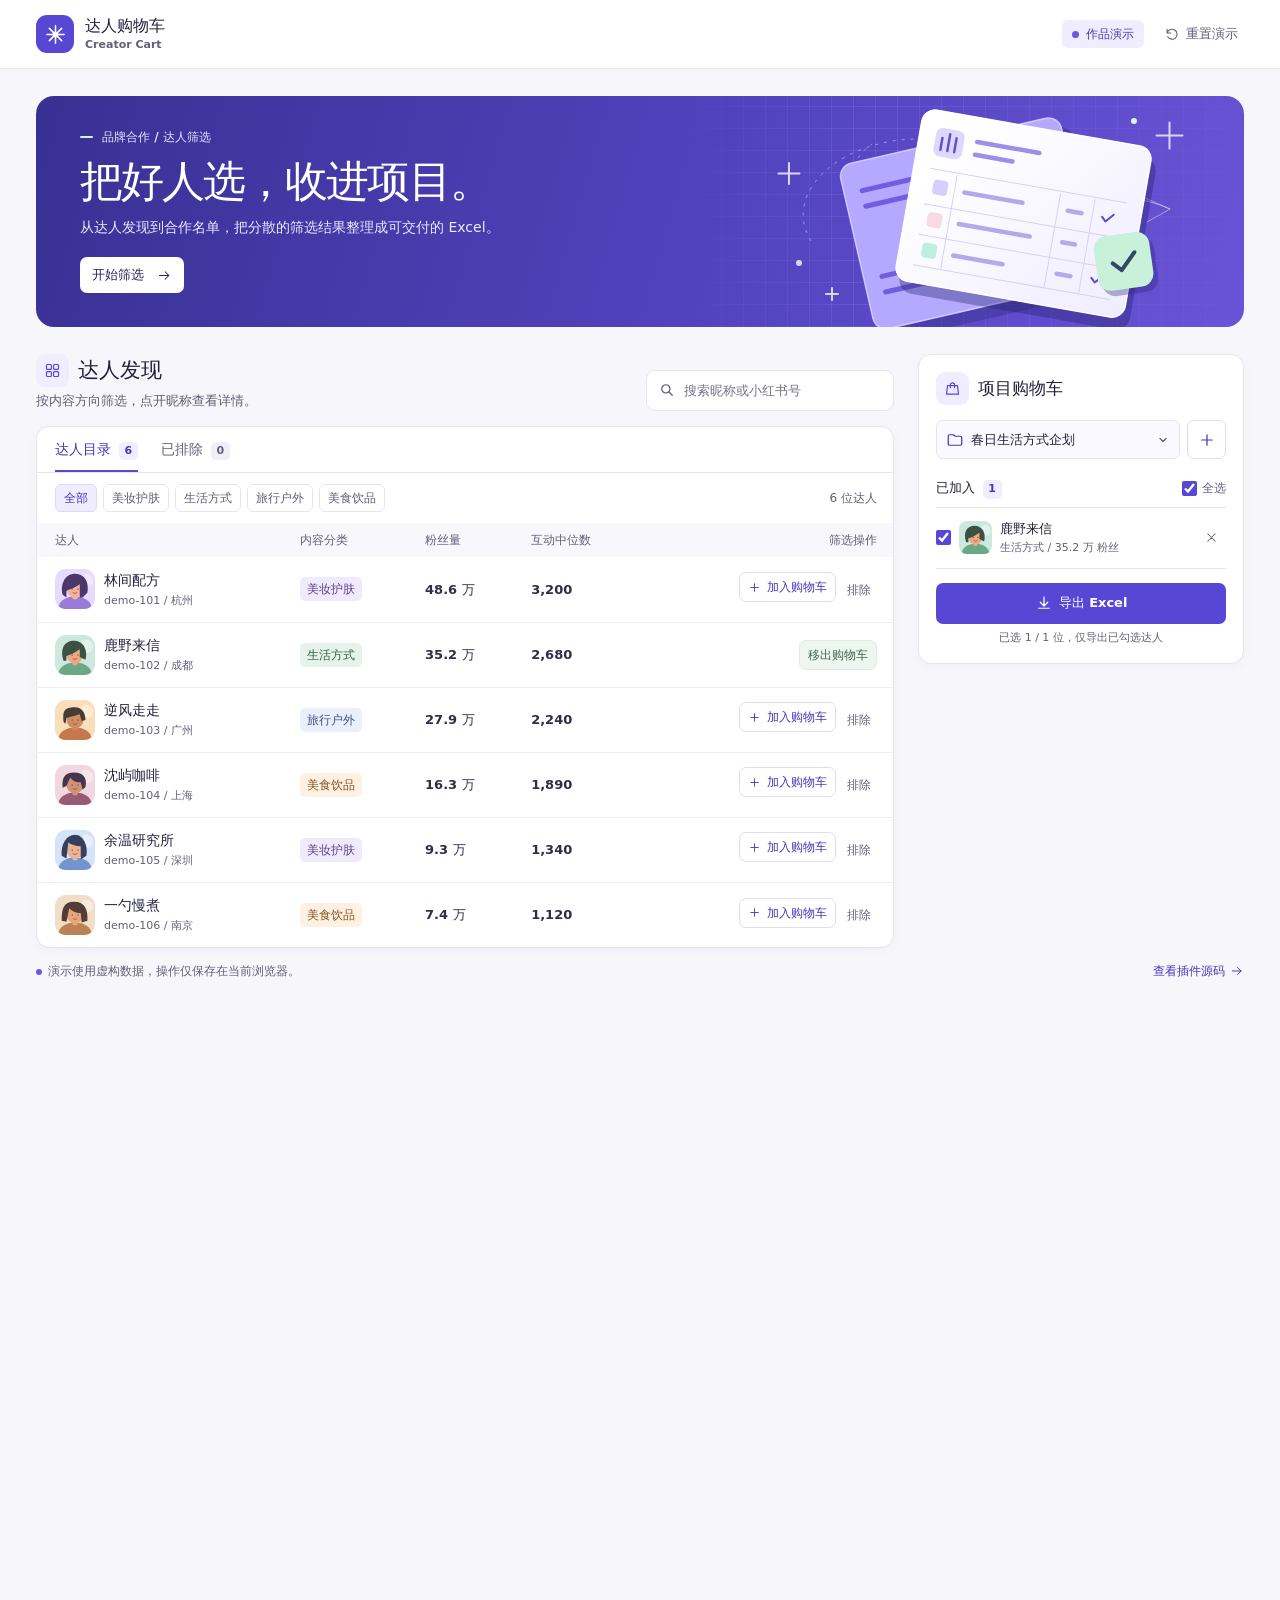
<file: index.html>
<!doctype html>
<html lang="zh-CN">
<head>
  <meta charset="utf-8">
  <meta name="viewport" content="width=device-width, initial-scale=1">
  <meta http-equiv="refresh" content="0; url=./prototype/">
  <title>达人购物车 · 交互作品</title>
</head>
<body>
  <p><a href="./prototype/index.html">打开达人购物车演示</a></p>
</body>
</html>
</file>
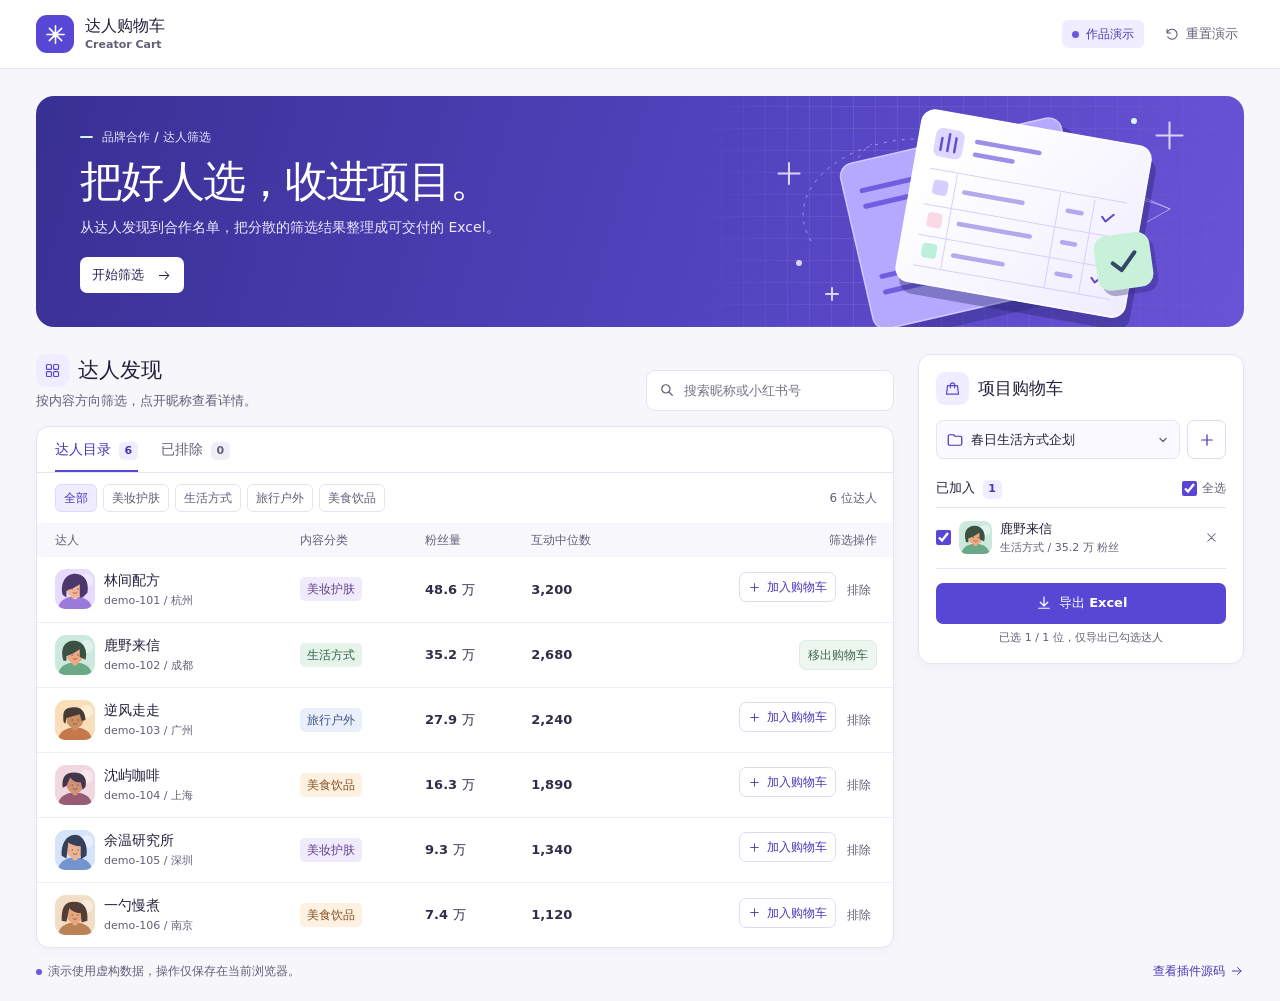
<file: prototype/index.html>
<!doctype html>
<html lang="zh-CN">
<head>
  <meta charset="utf-8">
  <meta name="viewport" content="width=device-width, initial-scale=1">
  <meta name="description" content="体验从筛选创作者、整理合作名单到导出 Excel 的工作流。">
  <meta name="theme-color" content="#f6f6fb">
  <title>达人购物车 · 交互作品</title>
  <link rel="icon" href="data:image/svg+xml,%3Csvg xmlns='http://www.w3.org/2000/svg' viewBox='0 0 32 32'%3E%3Crect width='32' height='32' rx='8' fill='%235847d4'/%3E%3Cpath stroke='white' stroke-width='2' stroke-linecap='round' d='M16 8v16m-8-8h16m-14-6 12 12m0-12L10 22'/%3E%3C/svg%3E">
  <link rel="stylesheet" href="workbench.css">
  <script defer src="local-adapter.js"></script>
  <script defer src="../src/shared/storage.js"></script>
  <script defer src="../src/shared/xlsx.js"></script>
  <script defer src="demo-data.js"></script>
  <script defer src="workbench.js"></script>
</head>
<body>
  <svg class="sprite" aria-hidden="true" xmlns="http://www.w3.org/2000/svg">
    <symbol id="i-mark" viewBox="0 0 24 24"><path d="M12 3v18M3 12h18M5.6 5.6l12.8 12.8m0-12.8L5.6 18.4"/><circle cx="12" cy="12" r="3" fill="currentColor" stroke="none"/></symbol>
    <symbol id="i-grid" viewBox="0 0 24 24"><rect x="3.5" y="3.5" width="7" height="7" rx="1.4"/><rect x="13.5" y="3.5" width="7" height="7" rx="1.4"/><rect x="3.5" y="13.5" width="7" height="7" rx="1.4"/><rect x="13.5" y="13.5" width="7" height="7" rx="1.4"/></symbol>
    <symbol id="i-folder" viewBox="0 0 24 24"><path d="M3 7a2 2 0 0 1 2-2h5l2 2h7a2 2 0 0 1 2 2v8a2 2 0 0 1-2 2H5a2 2 0 0 1-2-2z"/></symbol>
    <symbol id="i-bag" viewBox="0 0 24 24"><path d="M5 8h14l1.5 12h-17L5 8Zm4 3V7a3 3 0 0 1 6 0v4"/></symbol>
    <symbol id="i-plus" viewBox="0 0 24 24"><path d="M12 5v14M5 12h14"/></symbol>
    <symbol id="i-search" viewBox="0 0 24 24"><circle cx="10.5" cy="10.5" r="5.5"/><path d="m15 15 4 4"/></symbol>
    <symbol id="i-arrow-down" viewBox="0 0 24 24"><path d="M12 4v12m-5-5 5 5 5-5m-12 8h14"/></symbol>
    <symbol id="i-arrow-right" viewBox="0 0 24 24"><path d="M4 12h15m-6-6 6 6-6 6"/></symbol>
    <symbol id="i-chevron" viewBox="0 0 24 24"><path d="m8 10 4 4 4-4"/></symbol>
    <symbol id="i-reset" viewBox="0 0 24 24"><path d="M5 10a7.5 7.5 0 1 1 .6 6m-1-11v5.5h5.5"/></symbol>
    <symbol id="i-x" viewBox="0 0 24 24"><path d="m6 6 12 12M18 6 6 18"/></symbol>
    <symbol id="i-check" viewBox="0 0 24 24"><path d="m5 12 4 4L19 6"/></symbol>
    <symbol id="i-eye-off" viewBox="0 0 24 24"><path d="m3 3 18 18M10.7 6.1a9.5 9.5 0 0 1 1.3-.1c6 0 9 6 9 6a15 15 0 0 1-3.1 3.6m-3.3 2A10 10 0 0 1 12 18c-6 0-9-6-9-6a16 16 0 0 1 3-3.5M10 10a2.8 2.8 0 0 0 4 4"/></symbol>
  </svg>
  <header class="masthead">
    <div class="shell masthead-inner">
      <div class="brand"><span class="brand-mark"><svg aria-hidden="true"><use href="#i-mark"/></svg></span><span>达人购物车<small>Creator Cart</small></span></div>
      <div class="mast-tools">
        <span class="demo-tag"><span></span>作品演示</span>
        <button type="button" class="quiet reset" id="open-reset"><svg aria-hidden="true"><use href="#i-reset"/></svg>重置演示</button>
      </div>
    </div>
  </header>

  <main class="shell">
    <section class="intro" aria-labelledby="intro-title">
      <div class="intro-content">
        <p class="intro-kicker"><span></span>品牌合作 / 达人筛选</p>
        <h1 id="intro-title">把好人选，收进项目。</h1>
        <p class="intro-copy">从达人发现到合作名单，把分散的筛选结果整理成可交付的 Excel。</p>
        <a class="intro-action" href="#discovery">开始筛选<svg aria-hidden="true"><use href="#i-arrow-right"/></svg></a>
      </div>
      <img class="intro-art" src="shortlist.svg" alt="" width="550" height="256">
    </section>

    <div class="workspace">
      <section class="discovery" id="discovery" aria-labelledby="discovery-title">
        <header class="section-heading">
          <div><h2 id="discovery-title"><span class="section-icon"><svg aria-hidden="true"><use href="#i-grid"/></svg></span>达人发现</h2><p>按内容方向筛选，点开昵称查看详情。</p></div>
          <label class="search"><svg aria-hidden="true"><use href="#i-search"/></svg><input type="search" aria-label="搜索昵称或小红书号" placeholder="搜索昵称或小红书号"></label>
        </header>
        <div class="directory">
          <div class="directory-views" aria-label="达人状态">
            <button type="button" id="view-all" aria-pressed="true">达人目录 <span id="total-count">0</span></button>
            <button type="button" id="view-excluded" aria-pressed="false">已排除 <span id="excluded-count">0</span></button>
          </div>
          <div class="filter-bar">
            <div class="categories" id="categories" aria-label="内容分类"></div>
            <span class="result-count" id="result-count" aria-live="polite"></span>
          </div>
          <table id="directory-table" aria-label="达人目录">
            <thead><tr><th scope="col">达人</th><th scope="col">内容分类</th><th scope="col">粉丝量</th><th scope="col">互动中位数</th><th scope="col">筛选操作</th></tr></thead>
            <tbody id="creators"></tbody>
          </table>
          <div class="empty" id="no-results" hidden></div>
        </div>
      </section>

      <aside class="project" aria-labelledby="project-title">
        <h2 id="project-title"><span class="section-icon"><svg aria-hidden="true"><use href="#i-bag"/></svg></span>项目购物车</h2>
        <div class="project-switch">
          <span class="select-wrap"><svg aria-hidden="true"><use href="#i-folder"/></svg><select aria-label="当前项目" id="project-select" disabled></select><svg class="select-chevron" aria-hidden="true"><use href="#i-chevron"/></svg></span>
          <button type="button" class="icon-button new-project" id="open-create" aria-label="新建项目" title="新建项目" disabled><svg aria-hidden="true"><use href="#i-plus"/></svg></button>
        </div>
        <div class="cart-heading"><h3>已加入 <span id="cart-count">0</span></h3><label id="select-all-label" class="check-label" hidden><input type="checkbox" id="select-all"> 全选</label></div>
        <ul id="cart-list" class="cart-list"></ul>
        <p id="empty-cart" class="cart-empty" hidden><strong>购物车还是空的</strong><span>从目录加入你想进一步了解的达人。</span></p>
        <div class="export">
          <button type="button" class="primary export-button" id="export" disabled><svg aria-hidden="true"><use href="#i-arrow-down"/></svg>导出 Excel</button>
          <p id="selection-summary">仅导出当前项目中勾选的达人</p>
        </div>
      </aside>
    </div>
  </main>

  <footer class="shell footnote"><span><span class="sample-dot"></span>演示使用虚构数据，操作仅保存在当前浏览器。</span><a href="https://github.com/Contt99/pgy-creator-cart">查看插件源码<svg aria-hidden="true"><use href="#i-arrow-right"/></svg></a></footer>
  <p class="notice" role="status" id="notice"></p>
  <noscript><p class="shell">请开启 JavaScript 后重新打开演示。</p></noscript>

  <dialog id="detail" aria-labelledby="detail-title"><div class="dialog-inner"><button class="icon-button close" type="button" data-dismiss aria-label="关闭详情"><svg aria-hidden="true"><use href="#i-x"/></svg></button><div id="detail-content"></div></div></dialog>
  <dialog id="create" aria-labelledby="create-title">
    <form class="dialog-inner" id="create-form">
      <button class="icon-button close" type="button" data-dismiss aria-label="关闭新建项目"><svg aria-hidden="true"><use href="#i-x"/></svg></button>
      <h2 id="create-title">新建项目</h2><p>把不同合作需求的达人名单分开管理。</p>
      <label class="field-label" for="project-name">项目名称</label><input class="text-field" id="project-name" maxlength="30" required autofocus placeholder="例如：夏日轻户外合作">
      <p class="form-error" id="create-error" role="alert"></p>
      <div class="dialog-actions"><button type="button" class="secondary" data-dismiss>取消</button><button type="submit" class="primary">创建项目</button></div>
    </form>
  </dialog>
  <dialog id="reset" aria-labelledby="reset-title">
    <div class="dialog-inner">
      <h2 id="reset-title">重置演示</h2><p>恢复示例项目和初始购物车，并删除本次演示中新增的项目和筛选记录。</p>
      <div class="dialog-actions"><button type="button" class="secondary" data-dismiss autofocus>取消</button><button type="button" class="primary" id="confirm-reset">确认重置</button></div>
    </div>
  </dialog>
</body>
</html>
</file>
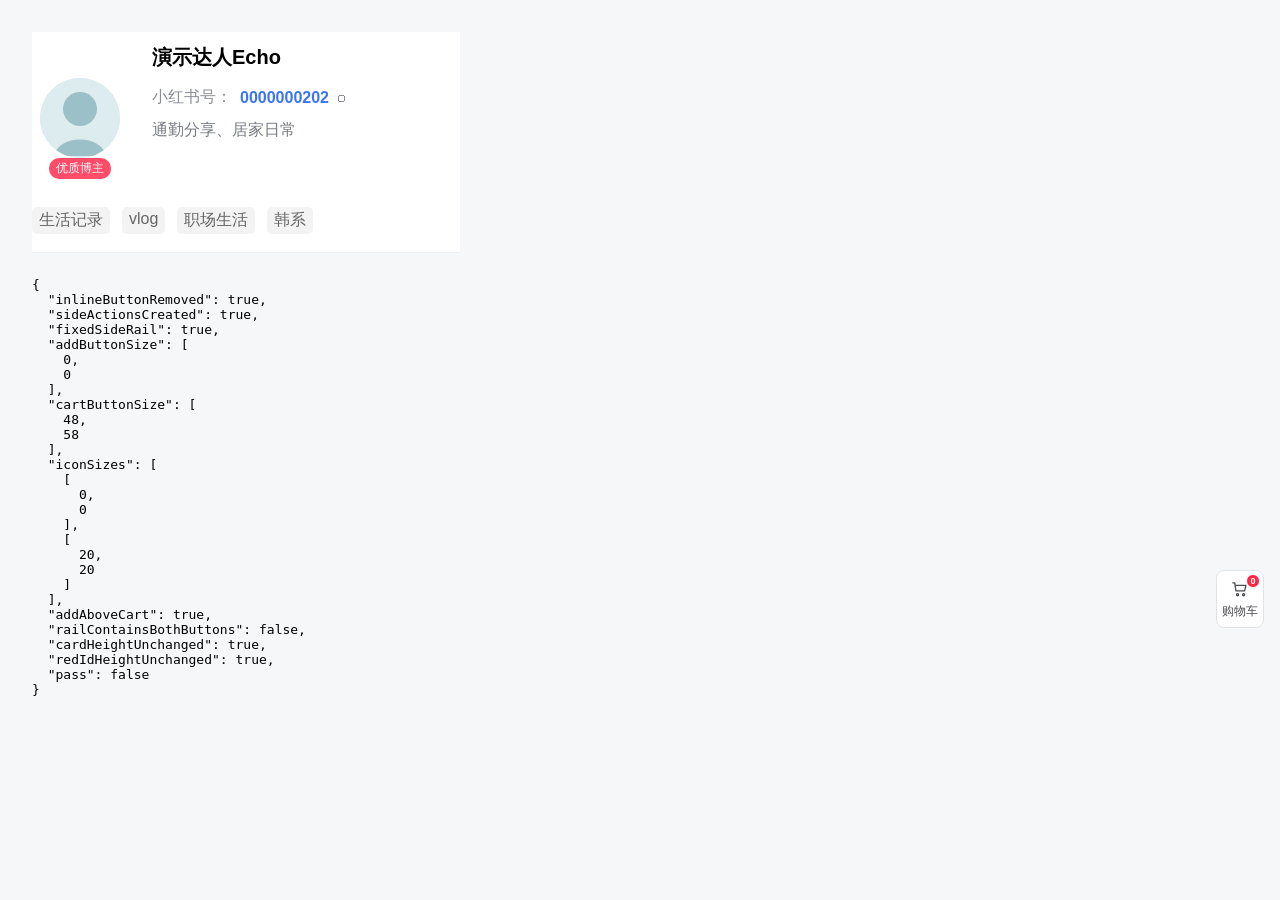
<file: tests/avatar-layout-fixture.html>
<!doctype html>
<html lang="zh-CN">
<head>
  <meta charset="utf-8">
  <title>侧边购物车按钮布局测试</title>
  <link rel="stylesheet" href="../src/content/content.css">
  <style>
    body { margin: 0; padding: 32px; background: #f6f7f9; font-family: "Microsoft YaHei", sans-serif; }
    .creator-card { width: 428px; padding: 12px 0 18px; background: #fff; border-bottom: 1px solid #eee; }
    .creator-main { display: grid; grid-template-columns: 96px minmax(0, 1fr); column-gap: 24px; }
    .avatar-area { padding-top: 34px; text-align: center; }
    .avatar-area img { display: block; width: 80px; height: 80px; margin: 0 auto; border-radius: 50%; background: #dcecef; }
    .quality-badge { display: inline-block; margin-top: -2px; padding: 2px 7px; border-radius: 10px; background: #ff4d69; color: #fff; font-size: 12px; }
    .creator-name { font-size: 20px; font-weight: 600; white-space: nowrap; }
    .blogger-redid { display: flex; align-items: center; gap: 8px; margin-top: 16px; color: #8a8d93; font-size: 16px; white-space: nowrap; }
    .blogger-redid a { color: #3975f6; font-weight: 600; text-decoration: none; }
    .creator-description { margin-top: 12px; color: #777b82; font-size: 16px; white-space: nowrap; }
    .tags { display: flex; gap: 12px; margin-top: 28px; }
    .tags span { padding: 3px 7px; border-radius: 5px; background: #f3f3f4; color: #666; }
    #layout-report { margin-top: 24px; white-space: pre-wrap; }
  </style>
</head>
<body>
  <article class="creator-card">
    <div class="creator-main">
      <div class="avatar-area">
        <img class="creator-avatar" alt="测试达人头像" src="data:image/svg+xml,%3Csvg xmlns='http://www.w3.org/2000/svg' width='80' height='80'%3E%3Crect width='80' height='80' fill='%23dcecef'/%3E%3Ccircle cx='40' cy='31' r='17' fill='%239bc0c8'/%3E%3Cpath d='M14 78c4-22 48-22 52 0' fill='%239bc0c8'/%3E%3C/svg%3E">
        <span class="quality-badge">优质博主</span>
      </div>
      <div>
        <div class="creator-name">演示达人Echo</div>
        <div class="base-info-item blogger-redid"><span>小红书号：</span><a href="https://pgy.xiaohongshu.com/creator/0000000202">0000000202</a><span>▢</span></div>
        <div class="creator-description">通勤分享、居家日常</div>
      </div>
    </div>
    <div class="tags"><span>生活记录</span><span>vlog</span><span>职场生活</span><span>韩系</span></div>
  </article>
  <pre id="layout-report">waiting</pre>
  <script>
    const cardBefore = document.querySelector('.creator-card').getBoundingClientRect();
    const redIdBefore = document.querySelector('.blogger-redid').getBoundingClientRect();
    window.pgyLayoutBaseline = { cardHeight: cardBefore.height, redIdHeight: redIdBefore.height };
  </script>
  <script src="browser-fixture-chrome.js"></script>
  <script src="../src/shared/storage.js"></script>
  <script src="../src/shared/xlsx.js"></script>
  <script src="../src/content/content.js"></script>
  <script>
    setTimeout(() => {
      const card = document.querySelector('.creator-card').getBoundingClientRect();
      const redId = document.querySelector('.blogger-redid').getBoundingClientRect();
      const inlineButton = document.querySelector('.pgy-cart-inline-button');
      const actions = document.querySelector('#pgy-cart-floating-actions');
      const addButton = document.querySelector('#pgy-cart-add-button');
      const cartButton = document.querySelector('#pgy-cart-floating-button');
      const addIcon = addButton && addButton.querySelector('.pgy-cart-side-icon');
      const cartIcon = cartButton && cartButton.querySelector('.pgy-cart-side-icon');
      const actionsRect = actions && actions.getBoundingClientRect();
      const addRect = addButton && addButton.getBoundingClientRect();
      const cartRect = cartButton && cartButton.getBoundingClientRect();
      const addIconRect = addIcon && addIcon.getBoundingClientRect();
      const cartIconRect = cartIcon && cartIcon.getBoundingClientRect();
      const report = {
        inlineButtonRemoved: !inlineButton,
        sideActionsCreated: Boolean(actions && addButton && cartButton),
        fixedSideRail: Boolean(actions && getComputedStyle(actions).position === 'fixed'),
        addButtonSize: addRect ? [addRect.width, addRect.height] : [],
        cartButtonSize: cartRect ? [cartRect.width, cartRect.height] : [],
        iconSizes: addIconRect && cartIconRect
          ? [[addIconRect.width, addIconRect.height], [cartIconRect.width, cartIconRect.height]]
          : [],
        addAboveCart: Boolean(addRect && cartRect && addRect.bottom < cartRect.top),
        railContainsBothButtons: Boolean(actionsRect && addRect && cartRect
          && addRect.top >= actionsRect.top
          && cartRect.bottom <= actionsRect.bottom),
        cardHeightUnchanged: Math.abs(card.height - window.pgyLayoutBaseline.cardHeight) < 0.5,
        redIdHeightUnchanged: Math.abs(redId.height - window.pgyLayoutBaseline.redIdHeight) < 0.5
      };
      const booleanChecksPass = Object.entries(report).every(([key, value]) => (
        key === 'addButtonSize' || key === 'cartButtonSize' || key === 'iconSizes' || value === true
      ));
      report.pass = booleanChecksPass
        && report.addButtonSize[0] === 48
        && report.addButtonSize[1] === 58
        && report.cartButtonSize[0] === 48
        && report.cartButtonSize[1] === 58
        && report.iconSizes.every(([width, height]) => width === 20 && height === 20);
      const output = document.getElementById('layout-report');
      output.dataset.pass = String(report.pass);
      output.textContent = JSON.stringify(report, null, 2);
    }, 500);
  </script>
</body>
</html>
</file>
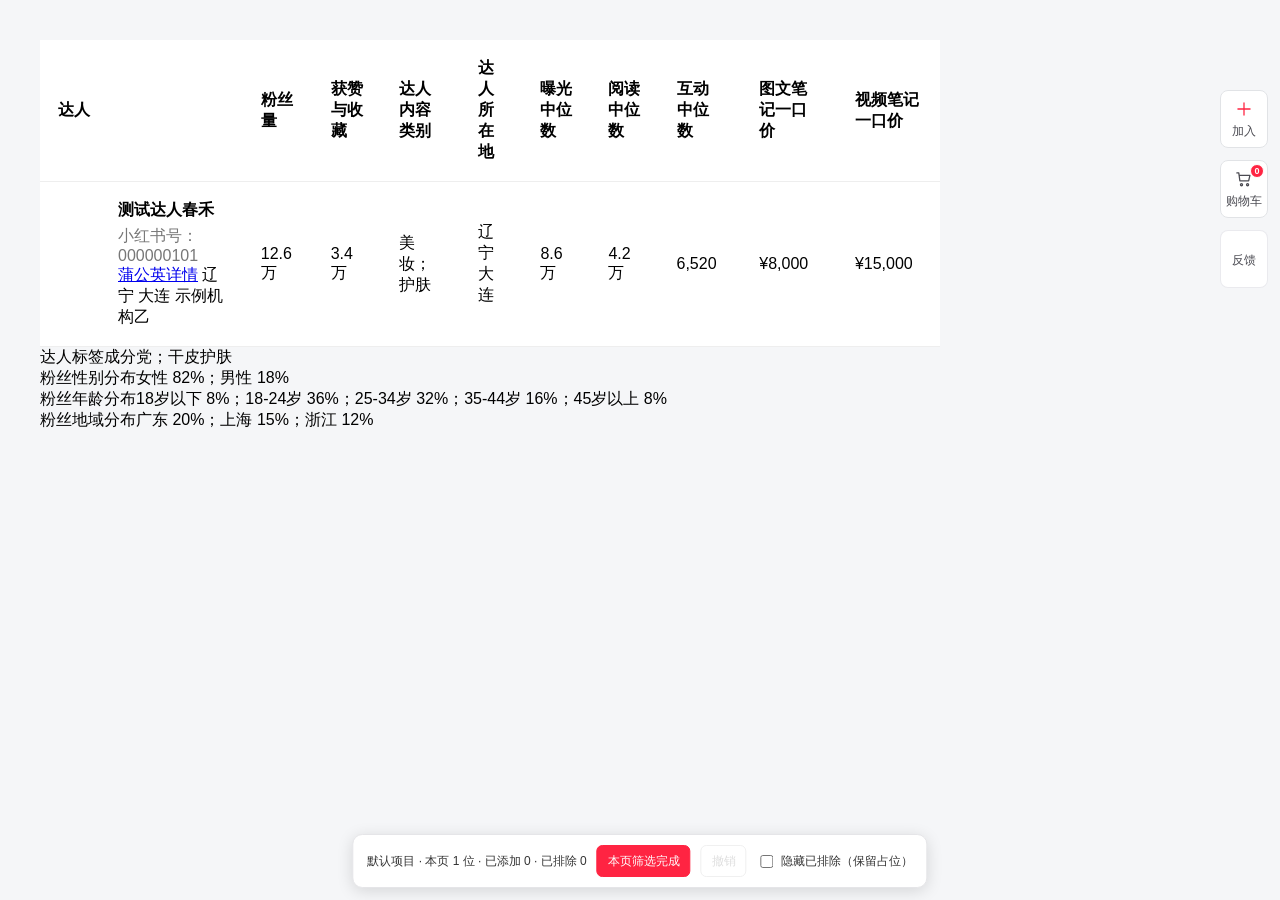
<file: tests/browser-fixture.html>
<!doctype html>
<html lang="zh-CN">
<head>
  <meta charset="utf-8">
  <title>蒲公英达人购物车测试页</title>
  <link rel="stylesheet" href="../src/content/content.css">
  <style>
    body { margin: 0; padding: 40px; background: #f5f6f8; font-family: "Microsoft YaHei", sans-serif; }
    table { width: 900px; border-collapse: collapse; background: #fff; }
    th, td { padding: 18px; border-bottom: 1px solid #eee; text-align: left; }
    .blogger-base { display: flex; align-items: center; gap: 12px; }
    .blogger-base img { width: 48px; height: 48px; border-radius: 50%; }
    .blogger-name { font-weight: 600; }
    .base-info-item { margin-top: 5px; color: #777; }
    .native-feedback-button { position: fixed; top: 230px; right: 12px; width: 48px; height: 58px; padding: 8px 6px 6px; border: 1px solid rgba(55, 55, 88, 0.1); border-radius: 8px; background: #fff; color: rgba(1, 1, 11, 0.71); font-size: 12px; line-height: 20px; }
  </style>
</head>
<body>
  <button type="button" class="native-feedback-button">反馈</button>
  <table>
    <thead><tr><th>达人</th><th>粉丝量</th><th>获赞与收藏</th><th>达人内容类别</th><th>达人所在地</th><th>曝光中位数</th><th>阅读中位数</th><th>互动中位数</th><th>图文笔记一口价</th><th>视频笔记一口价</th></tr></thead>
    <tbody>
      <tr class="creator-result-row">
        <td>
          <div class="blogger-base">
            <img alt="测试达人春禾头像" src="data:image/svg+xml,%3Csvg xmlns='http://www.w3.org/2000/svg'/%3E">
            <div>
              <div class="blogger-name">测试达人春禾</div>
              <div class="base-info-item blogger-redid">小红书号：<a>000000101</a></div>
              <a href="https://pgy.xiaohongshu.com/solar/pre-trade/blogger-detail/000000000000000000000101">蒲公英详情</a>
              <span class="creator-location-line">辽宁 大连 <span class="blogger-company__text">示例机构乙</span></span>
            </div>
          </div>
        </td>
        <td>12.6万</td>
        <td>3.4万</td>
        <td>美妆；护肤</td>
        <td>辽宁 大连</td>
        <td>8.6万</td>
        <td>4.2万</td>
        <td>6,520</td>
        <td>¥8,000</td>
        <td>¥15,000</td>
      </tr>
    </tbody>
  </table>
  <section class="creator-detail-metrics">
    <div><span>达人标签</span><span>成分党；干皮护肤</span></div>
    <div><span>粉丝性别分布</span><span>女性 82%；男性 18%</span></div>
    <div><span>粉丝年龄分布</span><span>18岁以下 8%；18-24岁 36%；25-34岁 32%；35-44岁 16%；45岁以上 8%</span></div>
    <div><span>粉丝地域分布</span><span>广东 20%；上海 15%；浙江 12%</span></div>
  </section>
  <script src="browser-fixture-chrome.js"></script>
  <script src="../src/content/page-link-extractor.js"></script>
  <script src="../src/shared/storage.js"></script>
  <script src="../src/shared/xlsx.js"></script>
  <link rel="stylesheet" href="../src/shared/review-ui.css">
  <script src="../src/shared/review-ui.js"></script>
  <script src="../src/content/content.js"></script>
  <script src="browser-fixture-report.js"></script>
</body>
</html>
</file>
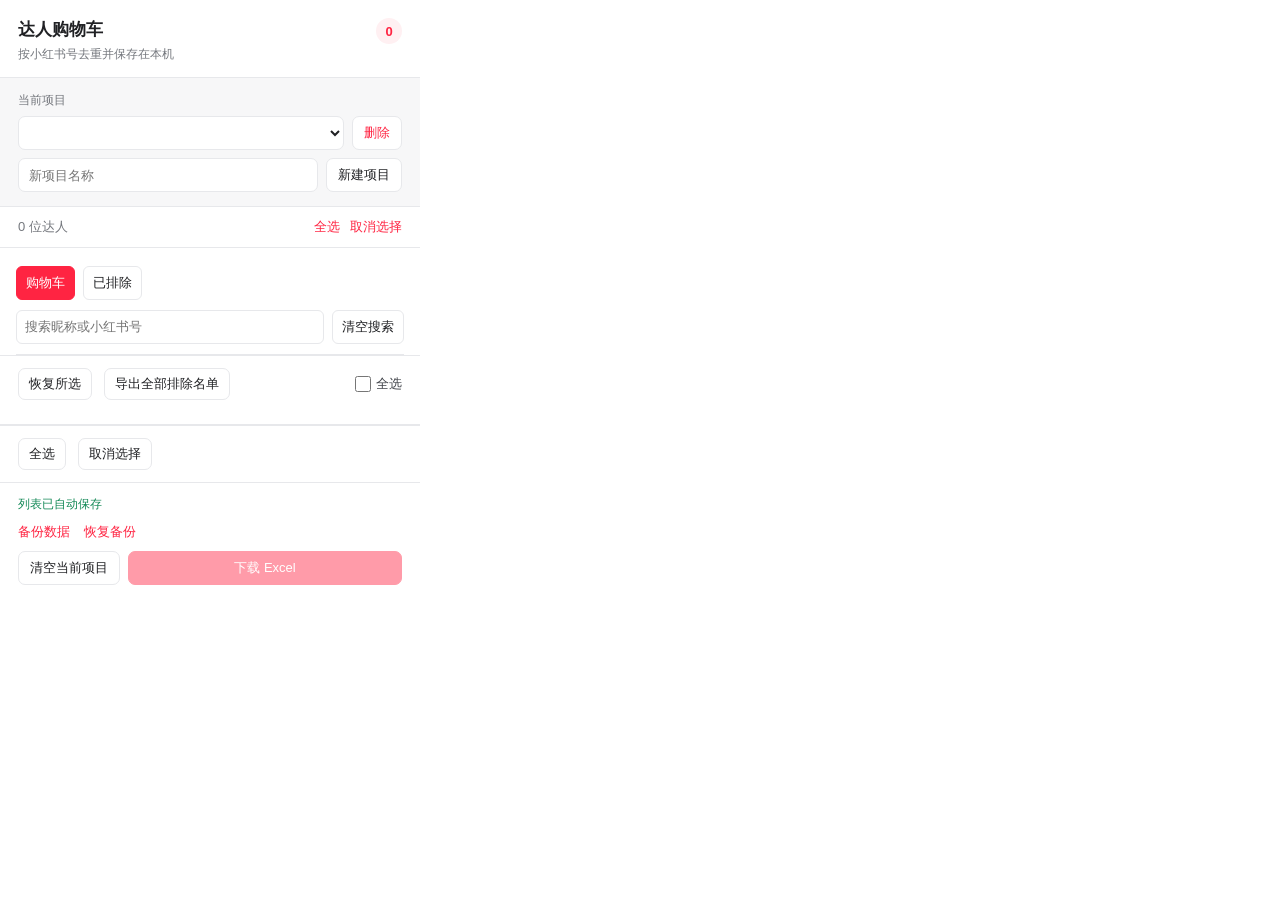
<file: src/popup/popup.html>
<!doctype html>
<html lang="zh-CN">
<head>
  <meta charset="utf-8">
  <meta name="viewport" content="width=device-width, initial-scale=1">
  <title>达人购物车</title>
  <link rel="stylesheet" href="popup.css">
<link rel="stylesheet" href="../shared/review-ui.css">
</head>
<body>
  <main class="popup-shell">
    <header class="popup-header">
      <div>
        <h1>达人购物车</h1>
        <p>按小红书号去重并保存在本机</p>
      </div>
      <span class="total-count" data-total-count>0</span>
    </header>

    <section class="project-section" aria-labelledby="project-label">
      <div class="section-label" id="project-label">当前项目</div>
      <div class="project-switch-row">
        <select data-project-select aria-label="切换项目"></select>
        <button type="button" class="button button-danger" data-delete-project>删除</button>
      </div>
      <form class="project-create-row" data-project-form>
        <input type="text" maxlength="30" placeholder="新项目名称" aria-label="新项目名称" data-project-name>
        <button type="submit" class="button">新建项目</button>
      </form>
    </section>

    <section class="cart-section" aria-labelledby="cart-list-label">
      <div class="cart-toolbar">
        <span id="cart-list-label" data-project-summary>0 位达人</span>
        <button type="button" class="link-button" data-select-all>全选</button>
        <button type="button" class="link-button" data-clear-selection>取消选择</button>
      </div>
      <div class="creator-list" data-creator-list></div>
    </section>

    <footer class="popup-footer">
      <div class="status" role="status" aria-live="polite"><span data-status>列表已自动保存</span><button type="button" class="link-button" data-undo-remove hidden>撤销</button></div>
      <div class="backup-actions"><button type="button" class="link-button" data-backup>备份数据</button><button type="button" class="link-button" data-restore-backup>恢复备份</button><input type="file" accept="application/json,.json" data-backup-file aria-label="选择蒲公英达人购物车备份文件" hidden></div>
      <div class="footer-actions">
        <button type="button" class="button" data-clear-cart>清空当前项目</button>
        <button type="button" class="button button-primary" data-export disabled>下载 Excel</button>
      </div>
    </footer>
  </main>
  <script src="../shared/storage.js"></script>
  <script src="../shared/xlsx.js"></script>
  <script src="../shared/review-ui.js"></script>
  <script src="popup.js"></script>
</body>
</html>
</file>
<file: prototype/workbench.css>
:root {
  color-scheme: light;
  --canvas: #f6f6fb;
  --paper: #fff;
  --ink: #22213a;
  --muted: #625f77;
  --line: #e6e4ef;
  --accent: #5847d4;
  --accent-deep: #4736b7;
  --accent-soft: #efedff;
  --mint: #c9f1d9;
  font-family: "PingFang SC", "Microsoft YaHei UI", "Microsoft YaHei", system-ui, sans-serif;
  color: var(--ink);
  background: var(--canvas);
  font-synthesis: none;
}
*, *::before, *::after { box-sizing: border-box; }
[hidden] { display: none !important; }
body { margin: 0; font-size: 14px; line-height: 1.5; }
h1, h2, h3, p, dl, dd { margin: 0; }
button, input, select { font: inherit; }
button { color: inherit; cursor: pointer; }
button:disabled { cursor: not-allowed; }
a { color: inherit; text-decoration: none; }
a, button, input, select { -webkit-tap-highlight-color: transparent; }
:focus-visible { outline: 2px solid var(--accent); outline-offset: 3px; }
svg:not(.avatar, .sprite) { width: 18px; height: 18px; flex-shrink: 0; fill: none; stroke: currentColor; stroke-width: 1.65; stroke-linecap: round; stroke-linejoin: round; }
.sprite { position: absolute; width: 0; height: 0; overflow: hidden; }
.shell { width: min(1240px, calc(100% - 72px)); margin-inline: auto; }
.masthead { background: var(--paper); border-bottom: 1px solid var(--line); }
.masthead-inner { min-height: 68px; display: flex; align-items: center; justify-content: space-between; gap: 12px; }
.brand { display: flex; align-items: center; gap: 11px; font-size: 16px; font-weight: 750; line-height: 1.25; }
.brand-mark { width: 38px; height: 38px; display: grid; place-items: center; border-radius: 11px; background: var(--accent); color: white; }
.brand-mark svg { width: 23px; height: 23px; }
.brand small { display: block; margin-top: 2px; font: 600 11px/1.2 system-ui, sans-serif; color: var(--muted); }
.mast-tools { display: flex; align-items: center; gap: 14px; }
.demo-tag { display: inline-flex; align-items: center; gap: 7px; padding: 5px 10px; color: #4b3aaf; background: var(--accent-soft); border-radius: 6px; font-size: 12px; font-weight: 650; white-space: nowrap; }
.demo-tag span, .sample-dot { display: inline-block; width: 7px; height: 7px; border-radius: 50%; background: #6c57e0; }
.quiet, .muted { display: inline-flex; align-items: center; gap: 6px; border: 0; padding: 8px 6px; background: transparent; color: var(--muted); border-radius: 6px; white-space: nowrap; }
.quiet:hover, .muted:hover { background: var(--accent-soft); color: var(--accent-deep); }
.reset { font-size: 13px; }
.reset svg { width: 16px; height: 16px; }
.intro { position: relative; isolation: isolate; display: flex; align-items: center; min-height: 231px; overflow: hidden; margin-top: 27px; padding: 29px 44px 31px; border-radius: 18px; background: linear-gradient(106deg, #393093 0%, #5143be 56%, #6953d6 100%); color: white; }
.intro-content { position: relative; z-index: 1; }
.intro-kicker { display: flex; align-items: center; gap: 9px; color: #e8e2ff; font-size: 12px; font-weight: 650; }
.intro-kicker span { width: 13px; height: 2px; background: #d0f5df; border-radius: 2px; }
.intro h1 { margin-top: 8px; font-size: clamp(29px, 3.35vw, 48px); line-height: 1.27; font-weight: 800; letter-spacing: -.045em; }
.intro-copy { margin-top: 9px; color: #ede9ff; font-size: 14px; }
.intro-action { display: inline-flex; gap: 13px; align-items: center; margin-top: 19px; padding: 8px 12px; color: #272355; background: white; border-radius: 7px; font-weight: 700; font-size: 13px; }
.intro-action:hover { background: #e6e1ff; }
.intro-action:focus-visible { outline-color: white; }
.intro-action svg { width: 15px; height: 15px; }
.intro-art { position: absolute; z-index: 0; inset: 50% 17px auto auto; transform: translateY(-50%); width: min(52%, 550px); height: auto; pointer-events: none; }

.workspace { display: grid; grid-template-columns: minmax(0, 1fr) 326px; align-items: start; gap: 24px; margin-top: 27px; }
.discovery { min-width: 0; scroll-margin-top: 18px; }
.section-heading { display: flex; justify-content: space-between; align-items: flex-end; gap: 12px; margin-bottom: 15px; }
h2 { display: flex; align-items: center; gap: 9px; font-size: 21px; font-weight: 780; line-height: 1.35; }
.section-icon { display: grid; place-items: center; width: 33px; height: 33px; flex-shrink: 0; border-radius: 9px; color: var(--accent); background: var(--accent-soft); }
.section-icon svg { width: 17px; height: 17px; }
.section-heading p { margin-top: 4px; color: var(--muted); font-size: 13px; }
.search { display: flex; align-items: center; gap: 8px; width: min(248px, 45%); border: 1px solid var(--line); border-radius: 9px; padding: 0 11px; background: white; color: var(--muted); }
.search:focus-within { border-color: var(--accent); }
.search input { min-width: 0; width: 100%; height: 39px; border: 0; padding: 0; outline: none; background: transparent; color: var(--ink); font-size: 13px; }
.search input::placeholder { color: #767286; }
.directory, .project { border: 1px solid var(--line); border-radius: 13px; background: white; box-shadow: 0 3px 12px #2d225308; }
.directory { overflow: hidden; }
.directory-views { display: flex; align-items: stretch; gap: 23px; padding: 0 18px; border-bottom: 1px solid var(--line); }
.directory-views button { padding: 12px 0 10px; border: 0; border-bottom: 2px solid transparent; background: none; color: var(--muted); font-weight: 650; }
.directory-views button[aria-pressed="true"] { border-color: var(--accent); color: var(--accent-deep); }
.directory-views span, .cart-heading h3 span { display: inline-block; margin-left: 3px; min-width: 19px; padding: 1px 5px; border-radius: 5px; background: #f0eef6; text-align: center; font: 650 11px/1.5 system-ui, sans-serif; }
.directory-views [aria-pressed="true"] span, .cart-heading h3 span { background: var(--accent-soft); color: var(--accent-deep); }
.filter-bar { display: flex; gap: 8px; justify-content: space-between; align-items: center; padding: 11px 16px 11px 18px; }
.categories { display: flex; flex-wrap: wrap; gap: 6px; }
.categories button { border: 1px solid var(--line); border-radius: 6px; padding: 4px 8px; background: white; color: var(--muted); font-size: 12px; white-space: nowrap; }
.categories button:hover { border-color: #aa9eea; }
.categories button[aria-pressed="true"] { border-color: #ded7ff; background: var(--accent-soft); color: var(--accent-deep); font-weight: 700; }
.result-count { flex: none; color: var(--muted); font-size: 12px; }
table { width: 100%; border-collapse: collapse; text-align: left; }
thead { background: #f8f8fc; color: #625e77; }
th { height: 34px; font-size: 12px; font-weight: 600; white-space: nowrap; }
th, td { padding: 0 10px; }
th:first-child, td:first-child { padding-left: 18px; }
th:last-child, td:last-child { padding-right: 16px; }
th:last-child { text-align: right; }
tbody tr + tr { border-top: 1px solid #eeedf4; }
tbody tr:hover { background: #fcfbff; }
td { height: 65px; }
.identity-cell { white-space: nowrap; }
.identity-cell > span { display: inline-block; vertical-align: middle; }
.avatar { width: 40px; height: 40px; border-radius: 11px; flex-shrink: 0; vertical-align: middle; overflow: hidden; }
.identity-cell .avatar { margin-right: 9px; }
.name { display: block; max-width: 100%; border: 0; padding: 0; background: none; color: var(--ink); text-align: left; font-size: 14px; font-weight: 750; }
.name:hover { color: var(--accent-deep); text-decoration: underline; text-underline-offset: 3px; }
.identity-cell small, .cart-list small { display: block; margin-top: 2px; color: var(--muted); font-size: 11px; white-space: nowrap; }
.category-label { display: inline-block; border-radius: 5px; padding: 3px 7px; background: #e6f3eb; color: #326048; font-size: 12px; white-space: nowrap; }
.category-label[data-kind="美妆护肤"] { background: #f0ebfc; color: #62418f; }
.category-label[data-kind="旅行户外"] { background: #e9effb; color: #3c5484; }
.category-label[data-kind="美食饮品"] { background: #fff1e1; color: #845323; }
.metric { color: #312d48; font: 650 13px/1.5 system-ui, sans-serif; font-variant-numeric: tabular-nums; white-space: nowrap; }
.row-actions { text-align: right; white-space: nowrap; }
.row-actions .muted { padding-inline: 6px; margin-left: 5px; font-size: 12px; }
.primary, .secondary, .icon-button { display: inline-flex; align-items: center; justify-content: center; gap: 6px; padding: 8px 12px; border: 1px solid transparent; border-radius: 7px; font-size: 13px; font-weight: 700; white-space: nowrap; }
.primary { color: white; background: var(--accent); }
.primary:hover { background: var(--accent-deep); }
.primary:disabled { background: #eae7f4; color: #746b8d; }
.secondary { background: white; border-color: #e0dbef; color: var(--accent-deep); }
.secondary:hover, .icon-button:hover { color: var(--accent-deep); background: var(--accent-soft); }
.row-actions .secondary { font-size: 12px; padding: 5px 8px; }
.row-actions svg { width: 13px; height: 13px; }
.saved { color: #40674e; background: #edf6ef; border-color: #dfecdf; }
.empty { min-height: 157px; display: grid; place-items: center; border-top: 1px solid var(--line); color: var(--muted); }

.project { position: sticky; top: 18px; padding: 17px; }
.project h2 { font-size: 17px; }
.project-switch { display: flex; margin-top: 15px; gap: 7px; }
.select-wrap { position: relative; display: flex; align-items: center; min-width: 0; flex: 1; color: var(--accent-deep); }
.select-wrap > svg { position: absolute; left: 10px; pointer-events: none; }
.select-wrap > .select-chevron { left: auto; right: 8px; color: var(--muted); }
.select-wrap select { width: 100%; height: 39px; min-width: 0; appearance: none; border: 1px solid var(--line); border-radius: 7px; padding: 0 30px 0 34px; background: #faf9ff; color: var(--ink); font-size: 13px; font-weight: 650; text-overflow: ellipsis; cursor: pointer; }
.icon-button { width: 34px; height: 34px; padding: 0; color: var(--muted); background: white; }
.new-project { width: 39px; height: 39px; border-color: #e0dbf4; color: var(--accent-deep); }
.cart-heading { display: flex; justify-content: space-between; align-items: center; gap: 10px; margin-top: 19px; }
.cart-heading h3 { font-size: 13px; }
.check-label { display: flex; align-items: center; gap: 5px; color: var(--muted); font-size: 12px; cursor: pointer; }
input[type="checkbox"] { width: 15px; height: 15px; margin: 0; accent-color: var(--accent); cursor: pointer; }
.cart-list { list-style: none; margin: 8px 0 0; padding: 0; max-height: 305px; overflow-y: auto; }
.cart-list li { display: flex; align-items: center; gap: 8px; min-height: 61px; border-top: 1px solid var(--line); }
.cart-list li > div { min-width: 0; flex: 1; }
.cart-list .avatar { width: 33px; height: 33px; border-radius: 8px; }
.cart-list .name { font-size: 13px; }
.cart-list .cart-remove { width: 29px; height: 29px; flex: none; }
.cart-remove svg { width: 15px; height: 15px; }
.cart-empty { display: grid; gap: 3px; padding: 15px 0; border-top: 1px solid var(--line); color: var(--muted); font-size: 12px; }
.cart-empty strong { color: var(--ink); font-size: 13px; }
.export { padding-top: 14px; border-top: 1px solid var(--line); }
.export-button { width: 100%; min-height: 41px; }
.export p { margin-top: 6px; font-size: 11px; text-align: center; color: var(--muted); }
.footnote { display: flex; flex-wrap: wrap; justify-content: space-between; align-items: center; gap: 10px; padding: 14px 0 21px; color: var(--muted); font-size: 12px; }
.sample-dot { margin-right: 6px; width: 6px; height: 6px; }
.footnote a { display: inline-flex; align-items: center; gap: 5px; color: var(--accent-deep); }
.footnote a:hover { text-decoration: underline; }
.footnote svg { width: 14px; height: 14px; }
.notice:not(:empty) { position: fixed; inset: auto 18px 18px auto; z-index: 2; max-width: calc(100% - 36px); padding: 10px 15px; border-radius: 8px; box-shadow: 0 4px 19px #33304a35; background: #2c2649; color: white; pointer-events: none; }
.notice.failure { background: #8b2637; }

dialog { width: min(520px, calc(100% - 32px)); max-height: calc(100% - 32px); border: 1px solid #e8e3f2; border-radius: 15px; padding: 0; color: var(--ink); background: white; box-shadow: 0 20px 70px #22204546; }
dialog::backdrop { background: #24213a66; }
dialog#detail { width: min(588px, calc(100% - 32px)); }
.dialog-inner { position: relative; padding: 24px; }
.dialog-inner > p { margin: 8px 0 0; color: var(--muted); }
.dialog-inner .close { position: absolute; right: 12px; top: 12px; }
.dialog-actions { display: flex; justify-content: flex-end; align-items: center; flex-wrap: wrap; gap: 7px; margin-top: 15px; padding-top: 13px; border-top: 1px solid var(--line); }
.detail-profile { display: flex; gap: 13px; align-items: center; }
.detail-profile .avatar { width: 57px; height: 57px; }
.detail-profile .detail-label { color: var(--accent-deep); font-size: 11px; font-weight: 700; }
.detail-profile p { font-size: 12px; color: var(--muted); }
.detail-profile h2 { font-size: 24px; }
.detail-bio { margin-top: 14px; color: var(--muted); }
.detail-metrics { display: grid; grid-template-columns: repeat(4, 1fr); gap: 7px; margin-top: 16px; }
.detail-metrics div { padding: 10px; border-radius: 8px; background: var(--canvas); }
.detail-metrics dt { font-size: 11px; color: var(--muted); }
.detail-metrics dd { margin-top: 5px; font: 750 15px/1.2 system-ui, sans-serif; }
.audience { margin-top: 18px; }
.audience h3 { font-size: 14px; }
.audience-split { display: flex; justify-content: space-between; margin-top: 7px; font-size: 12px; }
.audience-bar { height: 8px; margin: 6px 0; overflow: hidden; border-radius: 8px; background: #bce5ce; }
.audience-bar span { display: block; height: 100%; background: #7462e5; }
.audience p, .detail-project { color: var(--muted); font-size: 12px; }
.detail-project { flex: 1; }
.field-label { display: block; margin-top: 17px; margin-bottom: 6px; font-size: 13px; font-weight: 700; }
.text-field { width: 100%; padding: 9px 11px; border: 1px solid #d7d2e6; border-radius: 7px; color: var(--ink); }
.dialog-inner .form-error:empty { display: none; }
.dialog-inner .form-error { color: #932741; font-size: 12px; }

@media (max-width: 1080px) {
  .shell { width: calc(100% - 48px); }
  .workspace { grid-template-columns: minmax(0, 1fr) 275px; gap: 15px; }
  th, td { padding-inline: 6px; }
  .identity-cell .avatar { width: 34px; height: 34px; margin-right: 6px; }
}
@media (max-width: 940px) {
  .workspace { grid-template-columns: minmax(0, 1fr); }
  .project { grid-row: 1; position: static; }
  .intro-art { right: -13px; }
}
@media (max-width: 640px) {
  .shell { width: calc(100% - 28px); }
  .masthead-inner { min-height: 61px; }
  .brand { gap: 8px; font-size: 14px; }
  .brand-mark { width: 32px; height: 32px; }
  .mast-tools { gap: 6px; }
  .demo-tag { padding-inline: 6px; }
  .reset { font-size: 12px; padding-inline: 3px; }
  .reset svg { display: none; }
  .intro { margin-top: 14px; padding: 19px 17px; border-radius: 12px; min-height: 190px; }
  .intro-copy { max-width: 17em; font-size: 13px; }
  .intro-art { right: -58px; top: 60%; width: 270px; opacity: .24; }
  .workspace { margin-top: 14px; gap: 19px; }
  .project { padding: 13px; }
  .section-heading { flex-wrap: wrap; }
  .search { width: 100%; }
  .filter-bar { align-items: flex-start; padding-inline: 11px; }
  .directory-views { padding-inline: 11px; }
  table thead { position: absolute; width: 1px; height: 1px; overflow: hidden; clip-path: inset(50%); }
  tbody, tr { display: block; }
  tbody tr { display: grid; grid-template-columns: 1fr auto; row-gap: 8px; align-items: center; padding: 11px; border-top: 1px solid var(--line); }
  tbody td, tbody td:first-child, tbody td:last-child { height: auto; padding: 0; }
  .category-cell { text-align: right; }
  .metric { font-size: 12px; }
  .metric::before { content: attr(data-label) ' '; color: var(--muted); font-weight: 400; font-size: 11px; }
  .row-actions { grid-column: 1 / -1; text-align: left; }
  .row-actions .secondary, .row-actions .muted { min-height: 34px; }
  .detail-metrics { grid-template-columns: repeat(2, 1fr); }
  .dialog-inner { padding: 17px; }
  .detail-project { flex-basis: 100%; }
}
</file>
<file: src/content/content.css>
#pgy-cart-extension-root,
#pgy-cart-extension-root * {
  box-sizing: border-box;
  font-family: -apple-system, BlinkMacSystemFont, "Segoe UI", "PingFang SC", "Microsoft YaHei", sans-serif;
}

#pgy-cart-extension-root {
  --pgy-ext-brand: #ff2442;
  --pgy-ext-brand-soft: #fff0f2;
  --pgy-ext-text: #202124;
  --pgy-ext-muted: #777b82;
  --pgy-ext-line: #e8e9ec;
  --pgy-ext-panel: #fff;
  --pgy-ext-soft: #f7f7f8;
  color: var(--pgy-ext-text);
  font-size: 14px;
}

#pgy-cart-extension-root :is(button, a[href], input, select):focus-visible {
  outline: 2px solid rgba(255, 36, 66, 0.34);
  outline-offset: 2px;
}

#pgy-cart-floating-actions {
  position: fixed;
  right: 16px;
  bottom: 272px;
  z-index: 2147483645;
  display: flex;
  flex-direction: column;
  align-items: center;
  gap: var(--pgy-cart-side-gap, 12px);
}

.pgy-cart-side-button {
  appearance: none;
  position: relative;
  display: flex;
  flex-direction: column;
  align-items: center;
  justify-content: center;
  gap: 2px;
  width: var(--pgy-cart-side-width, 48px);
  min-width: var(--pgy-cart-side-width, 48px);
  height: var(--pgy-cart-side-height, 58px);
  min-height: var(--pgy-cart-side-height, 58px);
  padding: 8px 6px 6px;
  border: 1px solid #e1e3e6;
  border-radius: var(--pgy-cart-side-radius, 8px);
  background: var(--pgy-ext-panel, #fff);
  color: var(--pgy-cart-side-text, rgba(1, 1, 11, 0.71));
  box-shadow: none;
  font-size: var(--pgy-cart-side-font-size, 12px);
  font-weight: 400;
  line-height: var(--pgy-cart-side-line-height, 20px);
  cursor: pointer;
  transition: background 0.16s ease, border-color 0.16s ease, color 0.16s ease, box-shadow 0.16s ease;
}

.pgy-cart-side-button:hover {
  border-color: #d5d7da;
  background: var(--pgy-ext-soft, #f7f8fa);
  color: var(--pgy-ext-text, #303238);
  box-shadow: none;
}

.pgy-cart-side-button:focus-visible {
  outline: 2px solid rgba(255, 36, 66, 0.3);
  outline-offset: 2px;
}

.pgy-cart-side-button[hidden] {
  display: none;
}

.pgy-cart-side-icon-slot {
  display: inline-flex;
  flex: 0 0 var(--pgy-cart-side-icon-size, 20px);
  align-items: center;
  justify-content: center;
  width: var(--pgy-cart-side-icon-size, 20px);
  height: var(--pgy-cart-side-icon-size, 20px);
}

.pgy-cart-side-icon {
  width: var(--pgy-cart-side-icon-size, 20px);
  height: var(--pgy-cart-side-icon-size, 20px);
  fill: none;
  stroke: currentColor;
  stroke-linecap: round;
  stroke-linejoin: round;
  stroke-width: 1.8;
}

.pgy-cart-side-label {
  text-align: center;
  white-space: nowrap;
}

#pgy-cart-add-button .pgy-cart-side-icon {
  color: var(--pgy-ext-brand);
}

#pgy-cart-floating-button .pgy-cart-side-icon {
  color: var(--pgy-cart-side-icon-color, #4b4b52);
}

#pgy-cart-add-button:hover .pgy-cart-side-label {
  color: var(--pgy-ext-muted);
}

.pgy-cart-count {
  position: absolute;
  top: 3px;
  right: 3px;
  min-width: 14px;
  height: 14px;
  padding: 0 3px;
  display: inline-flex;
  align-items: center;
  justify-content: center;
  border: 1px solid #fff;
  border-radius: 8px;
  background: var(--pgy-ext-brand);
  color: #fff;
  font-size: 9px;
  font-weight: 650;
  line-height: 12px;
}

.pgy-cart-backdrop {
  position: fixed;
  inset: 0;
  z-index: 2147483646;
  display: none;
  justify-content: flex-end;
  background: rgba(20, 21, 24, 0.28);
}

.pgy-cart-backdrop[data-open="true"] {
  display: flex;
}

.pgy-cart-drawer {
  width: min(480px, 94vw);
  height: 100%;
  display: flex;
  flex-direction: column;
  background: var(--pgy-ext-panel);
  box-shadow: -12px 0 36px rgba(20, 21, 24, 0.18);
  overscroll-behavior: contain;
}

.pgy-cart-drawer-header {
  display: flex;
  gap: 12px;
  align-items: flex-start;
  padding: 20px;
  border-bottom: 1px solid var(--pgy-ext-line);
}

.pgy-cart-drawer-title {
  flex: 1;
}

.pgy-cart-drawer-title strong {
  display: block;
  font-size: 17px;
}

.pgy-cart-drawer-title span {
  display: block;
  margin-top: 5px;
  color: var(--pgy-ext-muted);
  font-size: 12px;
}

.pgy-cart-icon-button,
.pgy-cart-text-button,
.pgy-cart-primary-button {
  appearance: none;
  cursor: pointer;
}

.pgy-cart-icon-button {
  width: 32px;
  height: 32px;
  border: 0;
  border-radius: 7px;
  background: transparent;
  color: var(--pgy-ext-muted);
  font-size: 20px;
}

.pgy-cart-toolbar {
  display: flex;
  flex-wrap: wrap;
  gap: 8px;
  align-items: center;
  padding: 12px 20px;
  border-bottom: 1px solid var(--pgy-ext-line);
}

.pgy-cart-batch-panel {
  flex: 0 0 auto;
  padding: 12px 20px;
  border-bottom: 1px solid var(--pgy-ext-line);
  background: var(--pgy-ext-soft);
  color: var(--pgy-ext-text);
  font-size: 12px;
}

.pgy-cart-batch-panel[hidden],
.pgy-cart-batch-panel [hidden] {
  display: none !important;
}

.pgy-cart-batch-setup,
.pgy-cart-batch-progress {
  display: grid;
  gap: 9px;
}

.pgy-cart-batch-setup label {
  display: grid;
  grid-template-columns: auto minmax(0, 1fr);
  align-items: center;
  gap: 10px;
  color: var(--pgy-ext-muted);
}

.pgy-cart-batch-setup select {
  min-width: 0;
  height: 34px;
  padding: 0 9px;
  border: 1px solid var(--pgy-ext-line);
  border-radius: 7px;
  background: var(--pgy-ext-panel);
  color: var(--pgy-ext-text);
}

.pgy-cart-primary-small,
.pgy-cart-batch-actions button {
  padding: 7px 11px;
  border: 1px solid var(--pgy-ext-line);
  border-radius: 7px;
  background: var(--pgy-ext-panel);
  color: var(--pgy-ext-text);
  cursor: pointer;
}

.pgy-cart-primary-small {
  border-color: var(--pgy-ext-brand);
  background: var(--pgy-ext-brand);
  color: #fff;
  font-weight: 600;
}

.pgy-cart-batch-progress strong,
.pgy-cart-batch-progress span {
  overflow-wrap: anywhere;
}

.pgy-cart-batch-progress progress {
  width: 100%;
  height: 8px;
  accent-color: var(--pgy-ext-brand);
}

.pgy-cart-batch-actions {
  display: flex;
  gap: 8px;
}

.pgy-cart-batch-floating {
  position: fixed;
  left: 50%;
  bottom: 74px;
  z-index: 2147483647;
  display: grid;
  grid-template-columns: minmax(0, 1fr) auto;
  gap: 12px;
  align-items: center;
  width: min(620px, calc(100vw - 32px));
  padding: 11px 13px;
  border: 1px solid var(--pgy-ext-line);
  border-radius: 10px;
  background: var(--pgy-ext-panel);
  color: var(--pgy-ext-text);
  box-shadow: 0 5px 22px rgba(20, 21, 24, 0.2);
  transform: translateX(-50%);
  font-size: 12px;
}

.pgy-cart-batch-floating[hidden],
.pgy-cart-batch-floating [hidden] {
  display: none !important;
}

.pgy-cart-batch-floating-info {
  display: grid;
  min-width: 0;
  gap: 4px;
}

.pgy-cart-batch-floating-info strong,
.pgy-cart-batch-floating-info span {
  overflow: hidden;
  text-overflow: ellipsis;
  white-space: nowrap;
}

.pgy-cart-batch-floating progress {
  width: 100%;
  height: 7px;
  accent-color: var(--pgy-ext-brand);
}

.pgy-cart-projectbar {
  display: grid;
  grid-template-columns: auto minmax(0, 1fr) auto auto;
  gap: 8px;
  align-items: center;
  padding: 12px 20px;
  border-bottom: 1px solid var(--pgy-ext-line);
  background: var(--pgy-ext-soft);
}

.pgy-cart-projectbar label {
  color: var(--pgy-ext-muted);
  font-size: 12px;
}

.pgy-cart-projectbar select {
  min-width: 0;
  height: 34px;
  padding: 0 9px;
  border: 1px solid var(--pgy-ext-line);
  border-radius: 7px;
  background: var(--pgy-ext-panel);
  color: var(--pgy-ext-text);
}

.pgy-cart-text-button,
.pgy-cart-primary-button {
  padding: 8px 12px;
  border-radius: 7px;
  font-size: 13px;
}

.pgy-cart-text-button {
  border: 1px solid var(--pgy-ext-line);
  background: var(--pgy-ext-panel);
  color: var(--pgy-ext-text);
}

.pgy-cart-selection-summary {
  margin-left: auto;
  color: var(--pgy-ext-muted);
  font-size: 12px;
}

.pgy-cart-list {
  flex: 1;
  min-height: 0;
  overflow-y: auto;
  padding: 0 20px;
}

.pgy-cart-list-empty {
  padding: 64px 20px;
  color: var(--pgy-ext-muted);
  text-align: center;
}

.pgy-cart-list-item {
  display: grid;
  grid-template-columns: auto 1fr auto;
  align-items: center;
  gap: 11px;
  padding: 14px 0;
  border-bottom: 1px solid var(--pgy-ext-line);
}

.pgy-cart-list-item input {
  accent-color: var(--pgy-ext-brand);
}

.pgy-cart-list-item > input {
  align-self: start;
  width: 16px;
  height: 16px;
  margin: 4px 0 0;
}

.pgy-cart-creator-name {
  overflow: hidden;
  font-weight: 600;
  text-overflow: ellipsis;
  white-space: nowrap;
}

.pgy-cart-creator-link {
  display: block;
  color: var(--pgy-ext-text);
  cursor: pointer;
  text-decoration: none;
}

.pgy-cart-creator-link:hover,
.pgy-cart-creator-link:focus-visible {
  color: var(--pgy-ext-brand);
}

.pgy-cart-creator-id,
.pgy-cart-creator-stats {
  margin-top: 4px;
  color: var(--pgy-ext-muted);
  font-size: 12px;
}

.pgy-cart-creator-stats {
  color: var(--pgy-ext-text);
}

.pgy-cart-creator-updated {
  color: #148957;
}

.pgy-cart-remove-button {
  border: 0;
  background: transparent;
  color: var(--pgy-ext-muted);
  cursor: pointer;
  font-size: 13px;
}

.pgy-cart-row-actions {
  display: flex;
  flex-direction: column;
  align-items: flex-end;
  gap: 8px;
}

.pgy-cart-drawer-footer {
  padding: 15px 20px;
  border-top: 1px solid var(--pgy-ext-line);
  background: var(--pgy-ext-panel);
}

.pgy-cart-persist-note {
  margin-bottom: 10px;
  color: #148957;
  font-size: 12px;
}

.pgy-cart-backup-actions {
  display: flex;
  gap: 14px;
  margin: -2px 0 10px;
}

.pgy-cart-backup-actions button {
  padding: 0;
  border: 0;
  background: transparent;
  color: var(--pgy-ext-muted);
  cursor: pointer;
  font: inherit;
  font-size: 12px;
}

.pgy-cart-backup-actions button:hover { color: var(--pgy-ext-brand); }

.pgy-cart-backup-actions [data-backup-file] { display: none !important; }

.pgy-cart-primary-button {
  width: 100%;
  border: 1px solid var(--pgy-ext-brand);
  background: var(--pgy-ext-brand);
  color: #fff;
  font-weight: 600;
}

.pgy-cart-primary-button:disabled {
  border-color: #d7d8db;
  background: #d7d8db;
  cursor: not-allowed;
}

.pgy-cart-toast {
  position: fixed;
  left: 50%;
  bottom: 32px;
  z-index: 2147483647;
  max-width: 80vw;
  padding: 10px 15px;
  border-radius: 7px;
  background: rgba(30, 31, 34, 0.92);
  color: #fff;
  opacity: 0;
  display: flex;
  align-items: center;
  gap: 14px;
  pointer-events: none;
  transform: translate(-50%, 10px);
  transition: opacity 0.18s ease, transform 0.18s ease;
}

.pgy-cart-toast button {
  padding: 0;
  border: 0;
  background: transparent;
  color: #ff9aaa;
  cursor: pointer;
  font: inherit;
  font-weight: 600;
  pointer-events: auto;
}

.pgy-cart-toast[data-visible="true"] {
  opacity: 1;
  transform: translate(-50%, 0);
}

@media (prefers-reduced-motion: reduce) {
  .pgy-cart-side-button,
  .pgy-cart-toast { transition: none; }
}

@media (prefers-color-scheme: dark) {
  #pgy-cart-extension-root {
    --pgy-ext-brand: #ff4d65;
    --pgy-ext-brand-soft: #492229;
    --pgy-ext-text: #f3f3f4;
    --pgy-ext-muted: #abadb2;
    --pgy-ext-line: #38393d;
    --pgy-ext-panel: #202124;
    --pgy-ext-soft: #292a2d;
  }

  .pgy-cart-count {
    border-color: var(--pgy-ext-panel);
  }
}

@media (max-width: 520px) {
  #pgy-cart-floating-actions {
    right: 16px;
    bottom: 260px;
  }

  .pgy-cart-drawer {
    width: 100%;
  }

  .pgy-cart-selection-summary {
    width: 100%;
    margin-left: 0;
  }

  .pgy-cart-projectbar {
    grid-template-columns: 1fr 1fr;
  }

  .pgy-cart-projectbar label {
    grid-column: 1 / -1;
  }

  .pgy-cart-projectbar select {
    grid-column: 1 / -1;
  }

  .pgy-cart-batch-floating {
    bottom: 16px;
    grid-template-columns: 1fr;
  }
}
</file>
<file: src/shared/review-ui.css>
.pgy-review { display: flex; flex-direction: column; padding: 12px 16px; border-bottom: 1px solid var(--pgy-ext-line, var(--popup-line, #e7e8eb)); font: 13px/1.5 "Microsoft YaHei", sans-serif; max-height: 52vh; overflow: hidden; }
.pgy-review[data-active-tab="excluded"] { border-bottom: 0; }
.pgy-review-actions { display: flex; flex-wrap: wrap; gap: 8px; margin: 6px 0; }
.pgy-review button, .pgy-review-reject { padding: 6px 9px; border: 1px solid var(--pgy-ext-line, var(--popup-line, #e7e8eb)); border-radius: 6px; background: var(--pgy-ext-panel, var(--popup-bg, #fff)); color: var(--pgy-ext-text, var(--popup-text, #333)); cursor: pointer; font: inherit; }
.pgy-review button:disabled { opacity: .45; cursor: default; }
.pgy-review [data-tab][aria-pressed=true], .pgy-review [data-finish] { background: #ff2442; color: white; border-color: #ff2442; }
.pgy-review [data-search] { min-width: 0; flex: 1; width: 160px; padding: 8px; font: inherit; border: 1px solid var(--pgy-ext-line, var(--popup-line, #e7e8eb)); border-radius: 6px; }
.pgy-review p { margin: 5px 0; }
.pgy-review-page-controls { flex: 0 0 auto; padding-bottom: 8px; }
.pgy-review-page-controls [data-page-summary] { color: #62626a; }
.pgy-review-hide { display: flex; align-items: center; gap: 6px; font-weight: 600; }
.pgy-review-tabline { display: flex; flex: 0 0 auto; align-items: center; gap: 12px; }
.pgy-review-tabline .pgy-review-actions { flex: 1; }
.pgy-review-results { flex: 0 0 auto; color: #74777d; font-size: 12px; white-space: nowrap; }
.pgy-review-search { flex: 0 0 auto; margin-top: 4px; margin-bottom: 10px; }
.pgy-review-message { flex: 0 0 auto; color: #148957; }
.pgy-review-message:empty { display: none; }
.pgy-review-entry { display: grid; grid-template-columns: 18px minmax(0,1fr) auto; align-items: center; gap: 10px; padding: 13px 0; border-bottom: 1px solid var(--pgy-ext-line, var(--popup-line, #e7e8eb)); overflow-wrap: anywhere; }
.pgy-review-select { align-self: start; width: 16px; height: 16px; margin: 3px 0 0; accent-color: #ff2442; }
.pgy-review-entry-content { min-width: 0; }
.pgy-review-entry-name { overflow: hidden; font-weight: 600; text-overflow: ellipsis; white-space: nowrap; }
.pgy-review-row-action { align-self: center; white-space: nowrap; }
.pgy-review [data-excluded-list] { flex: 1 1 auto; min-height: 0; border-top: 1px solid var(--pgy-ext-line, var(--popup-line, #e7e8eb)); overflow-y: auto; }
.pgy-review [data-excluded-actions] { flex: 0 0 auto; }
.pgy-review-select-all { display: inline-flex; align-items: center; gap: 5px; margin-left: auto; color: #3f4248; white-space: nowrap; cursor: pointer; }
.pgy-review-select-all input { width: 16px; height: 16px; margin: 0; accent-color: #ff2442; }
.pgy-review-select-all:has(input:disabled) { opacity: .45; cursor: default; }
.pgy-review-creator-link { color: inherit; font-weight: 600; text-decoration: none; }
.pgy-review-creator-link:hover { color: #c21f3a; text-decoration: underline; }
.pgy-review-reject { font-size: 12px; white-space: nowrap; }
[data-pgy-red-id][hidden], [data-red-id][hidden], [data-cart-list][hidden], [data-creator-list][hidden], .pgy-review [hidden] { display: none !important; }
.pgy-review-mark { display: inline-block; padding: 2px 7px; margin-left: 6px; background: #f1f1f3; color: #62626a; border: 1px solid var(--pgy-ext-line, #e7e8eb); border-radius: 4px; font: 12px/1.5 sans-serif; }
.pgy-review-hidden { visibility: hidden !important; pointer-events: none !important; }
.pgy-review-hidden * { visibility: hidden !important; }
.kol-info:has(> .pgy-row-actions) { position: relative; }
.pgy-row-actions { position: absolute; left: 0; bottom: -22px; display: flex; align-items: center; gap: 10px; white-space: nowrap; font: 11px/18px "Microsoft YaHei", sans-serif; color: #777; }
.pgy-row-actions button { border: 0; padding: 0; background: transparent; font: inherit; color: #c21f3a; cursor: pointer; }
.pgy-row-actions button:hover { text-decoration: underline; }
.pgy-row-added { color: #18734a; }
#pgy-page-bar { position: fixed; bottom: 12px; left: 50%; transform: translateX(-50%); z-index: 9990; display: flex; flex-wrap: wrap; justify-content: center; align-items: center; gap: 10px; max-width: calc(100vw - 160px); width: max-content; padding: 10px 14px; border: 1px solid #e5e5e8; border-radius: 10px; background: #fff; box-shadow: 0 3px 16px #0002; color: #333; font: 12px/1.5 "Microsoft YaHei", sans-serif; }
#pgy-page-bar[hidden], #pgy-detail-exclude[hidden] { display: none !important; }
#pgy-page-bar button { background: #fff; border: 1px solid #ddd; border-radius: 6px; padding: 6px 10px; cursor: pointer; font: inherit; }
#pgy-page-bar [data-page-finish] { background: #ff2442; color: #fff; border-color: #ff2442; }
#pgy-page-bar button:disabled { opacity: .45; cursor: default; }
#pgy-page-bar label { display: flex; align-items: center; gap: 4px; }
#pgy-auto-detail-status { position: fixed; top: 82px; right: 18px; z-index: 9990; max-width: 260px; padding: 7px 10px; border: 1px solid #d4e8da; border-radius: 6px; background: #f6fff8; color: #247141; font: 12px/1.5 "Microsoft YaHei", sans-serif; pointer-events: none; }
#pgy-auto-detail-status[hidden] { display: none !important; }
@media(prefers-color-scheme:dark) { .pgy-review button,.pgy-review-reject,.pgy-review [data-search] { background:#292a2d;color:#eee;border-color:#666; } }
.pgy-cart-drawer > .pgy-review { padding: 12px 20px 0; max-height: none; }
.pgy-cart-drawer > .pgy-review[data-active-tab="excluded"] { flex: 1 1 auto; min-height: 0; }
.pgy-cart-drawer .pgy-creator-name { font-size: 14px; }
.pgy-cart-drawer .pgy-review [data-excluded-list] { margin: 0 -20px; padding: 0 20px; scrollbar-gutter: stable; }
.pgy-cart-drawer .pgy-review [data-excluded-actions] { margin-right: -20px; margin-left: -20px; background: var(--pgy-ext-panel); }

/* Shared creator-row language for cart and excluded views. */
.pgy-creator-row {
  display: grid;
  grid-template-columns: 18px minmax(0, 1fr) auto;
  align-items: start;
  gap: 11px;
  padding: 14px 0;
  border-bottom: 1px solid var(--pgy-ext-line, var(--popup-line, #e7e8eb));
}
.pgy-creator-select {
  align-self: start;
  width: 16px;
  height: 16px;
  margin: 4px 0 0;
  accent-color: var(--pgy-ext-brand, var(--popup-brand, #ff2442));
}
.pgy-creator-content { min-width: 0; }
.pgy-creator-name {
  overflow: hidden;
  color: var(--pgy-ext-text, var(--popup-text, #202124));
  font-weight: 600;
  line-height: 20px;
  text-overflow: ellipsis;
  white-space: nowrap;
}
.pgy-creator-name-link {
  display: inline-block;
  max-width: 100%;
  color: inherit;
  text-decoration: none;
}
.pgy-creator-name-link:hover,
.pgy-creator-name-link:focus-visible {
  color: var(--pgy-ext-brand, var(--popup-brand, #ff2442));
  text-decoration: none;
}
.pgy-creator-name-link:focus-visible {
  border-radius: 3px;
  outline: 2px solid color-mix(in srgb, var(--pgy-ext-brand, var(--popup-brand, #ff2442)) 35%, transparent);
  outline-offset: 2px;
}
.pgy-creator-meta {
  display: block;
  margin-top: 4px;
  color: var(--pgy-ext-muted, var(--popup-muted, #74777d));
  font-size: 12px;
  font-weight: 400;
  line-height: 18px;
}
.pgy-creator-meta-primary { color: var(--pgy-ext-text, var(--popup-text, #202124)); }
.pgy-creator-meta-success { color: #148957; }
.pgy-creator-actions,
.pgy-cart-row-actions {
  display: flex;
  align-self: center;
  align-items: flex-end;
  flex-direction: column;
  gap: 7px;
}
.pgy-creator-action,
.pgy-review .pgy-creator-action {
  min-width: 48px;
  min-height: 32px;
  padding: 6px 10px;
  border: 1px solid var(--pgy-ext-line, var(--popup-line, #e7e8eb));
  border-radius: 7px;
  background: var(--pgy-ext-panel, var(--popup-bg, #fff));
  color: var(--pgy-ext-text, var(--popup-text, #333));
  cursor: pointer;
  font: inherit;
  font-size: 12px;
  line-height: 18px;
  white-space: nowrap;
}
.pgy-creator-row > .pgy-creator-action { align-self: center; }
.pgy-creator-action:hover,
.pgy-creator-action:focus-visible {
  border-color: var(--pgy-ext-brand, var(--popup-brand, #ff2442));
  color: var(--pgy-ext-brand, var(--popup-brand, #ff2442));
}
.pgy-creator-empty {
  display: grid;
  min-height: 180px;
  place-items: center;
  padding: 36px 20px;
  color: var(--pgy-ext-muted, var(--popup-muted, #74777d));
  line-height: 1.8;
  text-align: center;
}
.pgy-review-list-actions {
  display: flex;
  flex: 0 0 auto;
  align-items: center;
  flex-wrap: nowrap;
  gap: 12px;
  min-height: 57px;
  margin: 0;
  padding: 12px 20px;
  border-top: 1px solid var(--pgy-ext-line, var(--popup-line, #e7e8eb));
  background: var(--pgy-ext-panel, var(--popup-bg, #fff));
  box-sizing: border-box;
}
.pgy-review-cart-actions[hidden] { display: none !important; }
.pgy-review-list-actions button {
  height: 32px;
  min-height: 32px;
  padding: 0 10px;
  border: 1px solid var(--pgy-ext-line, var(--popup-line, #e7e8eb));
  border-radius: 7px;
  background: var(--pgy-ext-panel, var(--popup-bg, #fff));
  color: var(--pgy-ext-text, var(--popup-text, #333));
  cursor: pointer;
  font: 13px/30px -apple-system, BlinkMacSystemFont, "Segoe UI", "PingFang SC", "Microsoft YaHei", sans-serif;
  box-sizing: border-box;
  white-space: nowrap;
}
.pgy-review-list-actions button:disabled { opacity: .45; cursor: default; }
.pgy-review-cart-actions [data-cart-selected-summary] {
  margin-left: auto;
  color: var(--pgy-ext-muted, var(--popup-muted, #74777d));
  font-size: 12px;
  font-variant-numeric: tabular-nums;
  white-space: nowrap;
}
</file>
<file: src/popup/popup.css>
:root {
  color-scheme: light dark;
  font-family: -apple-system, BlinkMacSystemFont, "Segoe UI", "PingFang SC", "Microsoft YaHei", sans-serif;
  --popup-bg: light-dark(#ffffff, #202124);
  --popup-soft: light-dark(#f7f7f8, #292a2d);
  --popup-text: light-dark(#202124, #f3f3f4);
  --popup-muted: light-dark(#74777d, #abadb2);
  --popup-line: light-dark(#e7e8eb, #38393d);
  --popup-brand: light-dark(#ff2442, #ff4d65);
  --popup-brand-soft: light-dark(#fff0f2, #492229);
}

* { box-sizing: border-box; }

body {
  width: 420px;
  max-width: 100vw;
  margin: 0;
  background: var(--popup-bg);
  color: var(--popup-text);
  font-size: 13px;
}

button,
input,
select { font: inherit; }

button { cursor: pointer; }

:is(button, a[href], input, select):focus-visible {
  outline: 2px solid color-mix(in srgb, var(--popup-brand) 35%, transparent);
  outline-offset: 2px;
}

.popup-shell { min-height: 500px; }

.popup-header {
  display: flex;
  align-items: flex-start;
  gap: 12px;
  padding: 18px 18px 14px;
  border-bottom: 1px solid var(--popup-line);
}

.popup-header > div { flex: 1; }

h1 {
  margin: 0;
  font-size: 17px;
  font-weight: 600;
}

.popup-header p {
  margin: 5px 0 0;
  color: var(--popup-muted);
  font-size: 12px;
}

.total-count {
  min-width: 26px;
  height: 26px;
  display: inline-flex;
  align-items: center;
  justify-content: center;
  padding: 0 8px;
  border-radius: 13px;
  background: var(--popup-brand-soft);
  color: var(--popup-brand);
  font-weight: 600;
}

.project-section {
  padding: 14px 18px;
  border-bottom: 1px solid var(--popup-line);
  background: var(--popup-soft);
}

.section-label {
  margin-bottom: 7px;
  color: var(--popup-muted);
  font-size: 12px;
}

.project-switch-row,
.project-create-row,
.footer-actions {
  display: flex;
  gap: 8px;
}

.project-create-row { margin-top: 8px; }

select,
input {
  min-width: 0;
  height: 34px;
  border: 1px solid var(--popup-line);
  border-radius: 7px;
  background: var(--popup-bg);
  color: var(--popup-text);
}

select {
  flex: 1;
  padding: 0 9px;
}

input {
  flex: 1;
  padding: 0 10px;
}

.button {
  border: 1px solid var(--popup-line);
  border-radius: 7px;
  padding: 7px 11px;
  background: var(--popup-bg);
  color: var(--popup-text);
  white-space: nowrap;
}

.button:hover { background: var(--popup-soft); }

.button-primary {
  border-color: var(--popup-brand);
  background: var(--popup-brand);
  color: #fff;
}

.button-primary:hover { filter: brightness(0.97); }

.button-danger { color: var(--popup-brand); }

.button:disabled {
  opacity: 0.45;
  cursor: not-allowed;
}

.cart-section { min-height: 255px; }

.cart-toolbar {
  display: flex;
  gap: 10px;
  align-items: center;
  padding: 11px 18px;
  border-bottom: 1px solid var(--popup-line);
  color: var(--popup-muted);
}

.cart-toolbar > span { flex: 1; }

.link-button {
  border: 0;
  padding: 0;
  background: transparent;
  color: var(--popup-brand);
}

.creator-list {
  max-height: 300px;
  overflow-y: auto;
  padding: 0 18px;
}

.empty-state {
  padding: 68px 12px;
  color: var(--popup-muted);
  text-align: center;
  line-height: 1.8;
}

.creator-item {
  display: grid;
  grid-template-columns: auto 1fr auto;
  gap: 10px;
  align-items: center;
  padding: 12px 0;
  border-bottom: 1px solid var(--popup-line);
}

.creator-item input { accent-color: var(--popup-brand); }

.creator-name {
  overflow: hidden;
  font-weight: 600;
  text-overflow: ellipsis;
  white-space: nowrap;
}

.creator-id,
.creator-stats {
  margin-top: 4px;
  color: var(--popup-muted);
  font-size: 12px;
}

.creator-stats { color: var(--popup-text); }

.creator-updated { color: #148957; }

.remove-button {
  border: 0;
  padding: 5px;
  background: transparent;
  color: var(--popup-muted);
}

.popup-footer {
  padding: 13px 18px 16px;
  border-top: 1px solid var(--popup-line);
}

.status {
  min-height: 18px;
  margin-bottom: 9px;
  color: #148957;
  font-size: 12px;
}

.status {
  display: flex;
  align-items: center;
  gap: 10px;
}

.backup-actions {
  display: flex;
  gap: 14px;
  margin-bottom: 10px;
}

.backup-actions [data-backup-file] { display: none !important; }

.popup-shell .pgy-review-cart-actions { gap: 12px; padding-right: 18px; padding-left: 18px; }
.popup-shell .pgy-review [data-excluded-actions] { margin-right: -16px; margin-left: -16px; padding-right: 18px; padding-left: 18px; }

.footer-actions .button:first-child { flex: 0 0 auto; }

.footer-actions .button-primary { flex: 1; }
</file>
